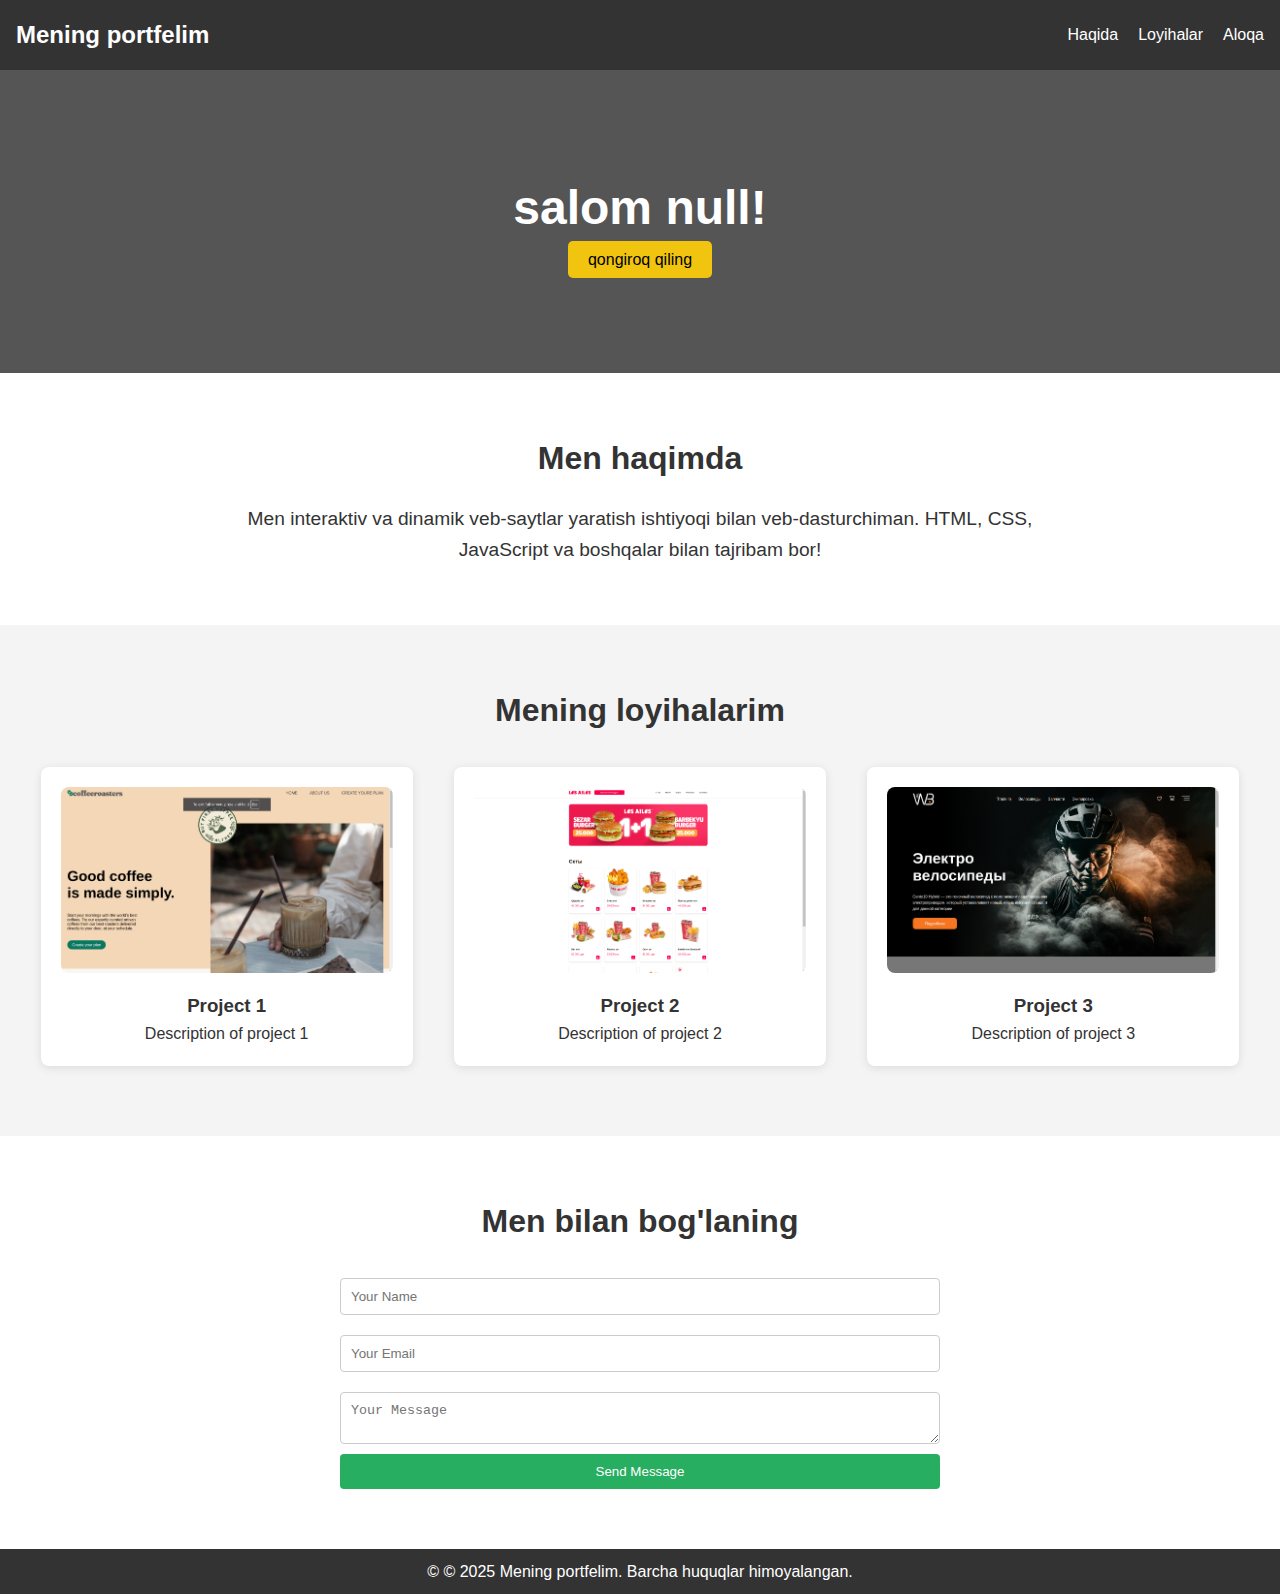
<file: index.html>
<!DOCTYPE html>
<html lang="en">
<head>
  <meta charset="UTF-8">
  <meta name="viewport" content="width=device-width, initial-scale=1.0">
  <title>My Portfolio</title>
  <link rel="stylesheet" href="stayle.css">
</head>
<body>
  <!-- Navigation Bar -->
  <nav class="navbar">
    <div class="logo">Mening portfelim</div>
    <ul class="nav-links">
      <li><a href="#about">Haqida</a></li>
      <li><a href="proyekt/abund.html">Loyihalar</a></li>
      <li><a href="#">Aloqa</a></li>
    </ul>
  </nav>

  <!-- Hero Section -->
  <section class="hero">
    <div class="hero-content">
      <h1 class="oneni"></h1>
      <p></p>
      <a href="#contact" class="cta-button">qongiroq qiling</a>
    </div>
  </section>

  <!-- About Section -->
  <section id="about" class="about">
    <h2>Men haqimda</h2>
    <p>Men interaktiv va dinamik veb-saytlar yaratish ishtiyoqi bilan veb-dasturchiman. HTML, CSS, JavaScript va boshqalar bilan tajribam bor!</p>
  </section>

  <!-- Projects Section -->
  <section id="projects" class="projects">
    <h2>Mening loyihalarim</h2>
    <div class="project-cards">
      <div class="project-card">
        <img src="./Screenshot_2025-01-27_13-54-11.png" alt="Project 1">
        <h3>Project 1</h3>
        <p>Description of project 1</p>
      </div>
      <div class="project-card">
        <img src="./Screenshot_2025-01-27_13-56-31.png" alt="Project 2">
        <h3>Project 2</h3>
        <p>Description of project 2</p>
      </div>
      <div class="project-card">
        <img src="./Screenshot_2025-01-27_15-01-20.png" alt="Project 3">
        <h3>Project 3</h3>
        <p>Description of project 3</p>
      </div>
    </div>
  </section>

  <!-- Contact Section -->
  <section id="contact" class="contact">
    <h2>Men bilan bog'laning</h2>
    <form id="contact-form">
      <input type="text" id="name" placeholder="Your Name" required>
      <input type="email" id="email" placeholder="Your Email" required>
      <textarea id="message" placeholder="Your Message" required></textarea>
      <button class="submit" type="submit">Send Message</button>
    </form>
  </section>

  <footer>
    <p>&copy; © 2025 Mening portfelim. Barcha huquqlar himoyalangan.</p>
  </footer>

  <script src="main.js"></script>
</body>
</html>
</file>
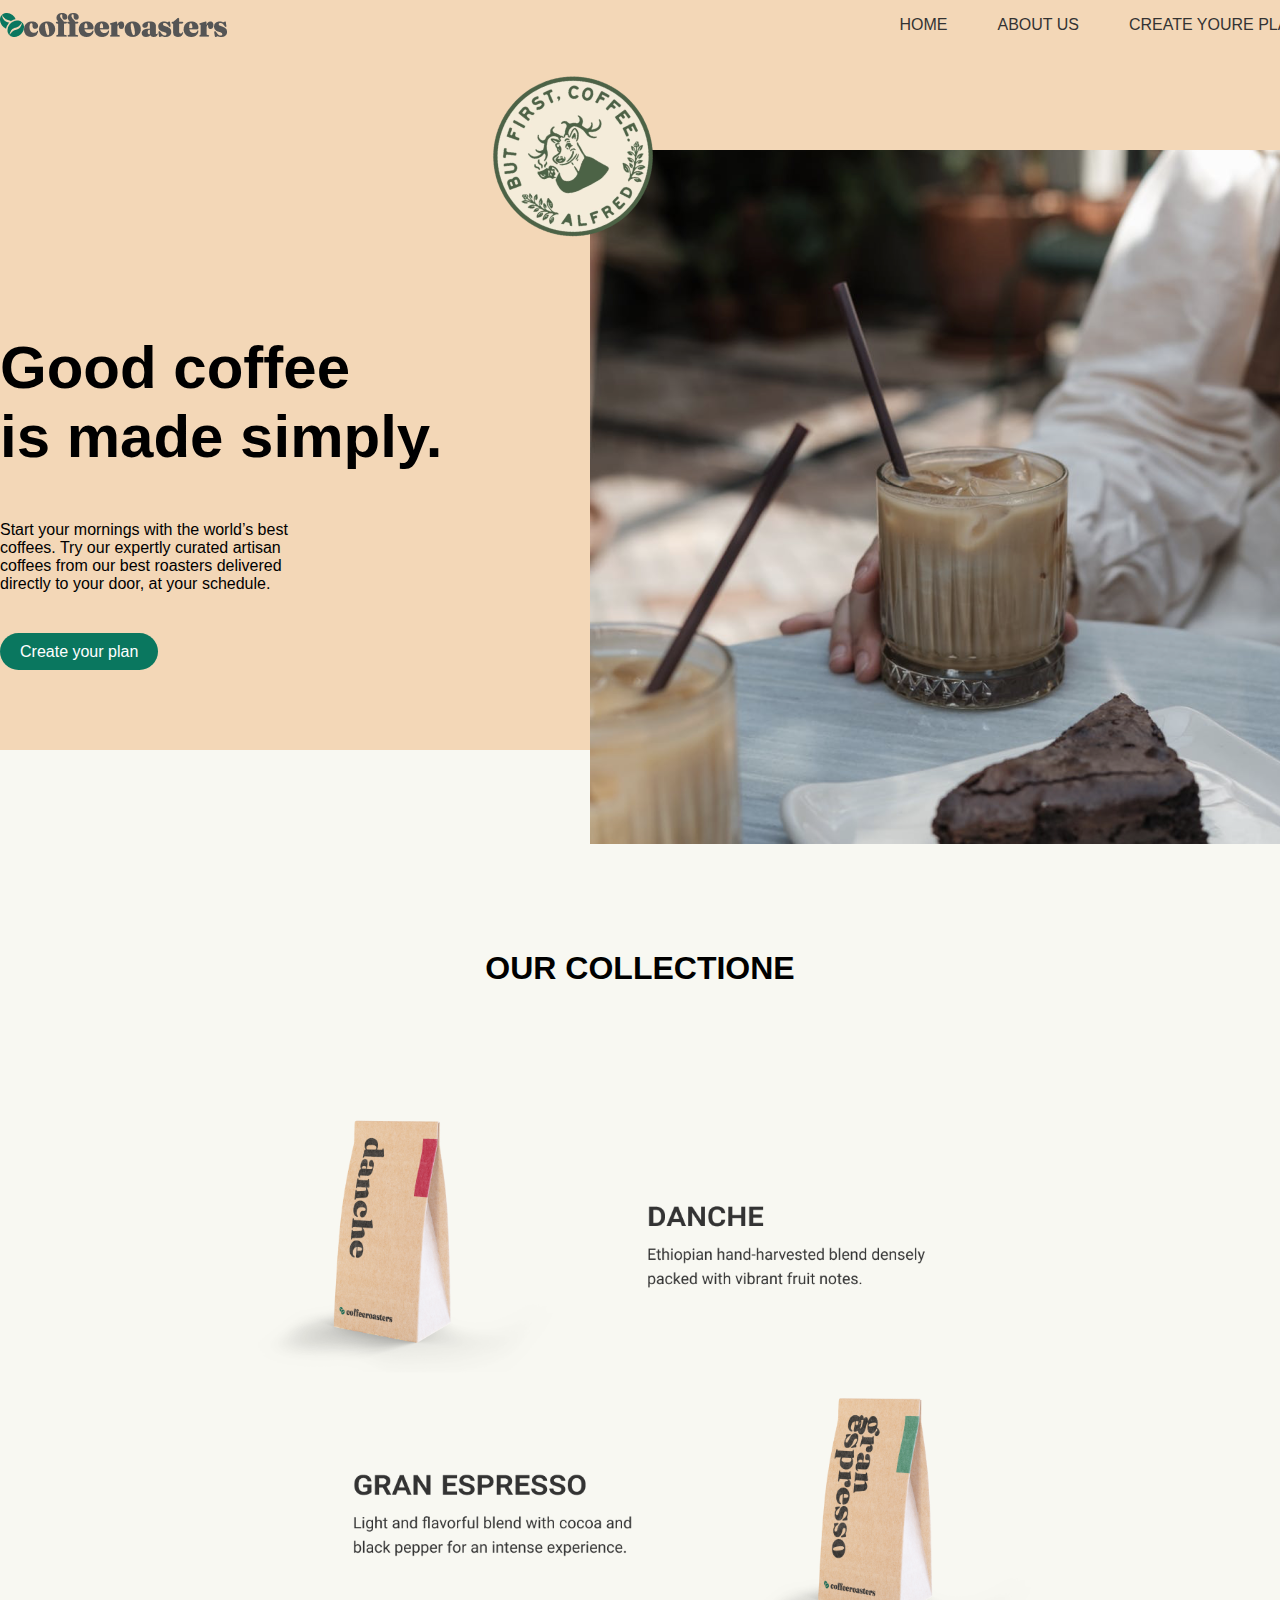
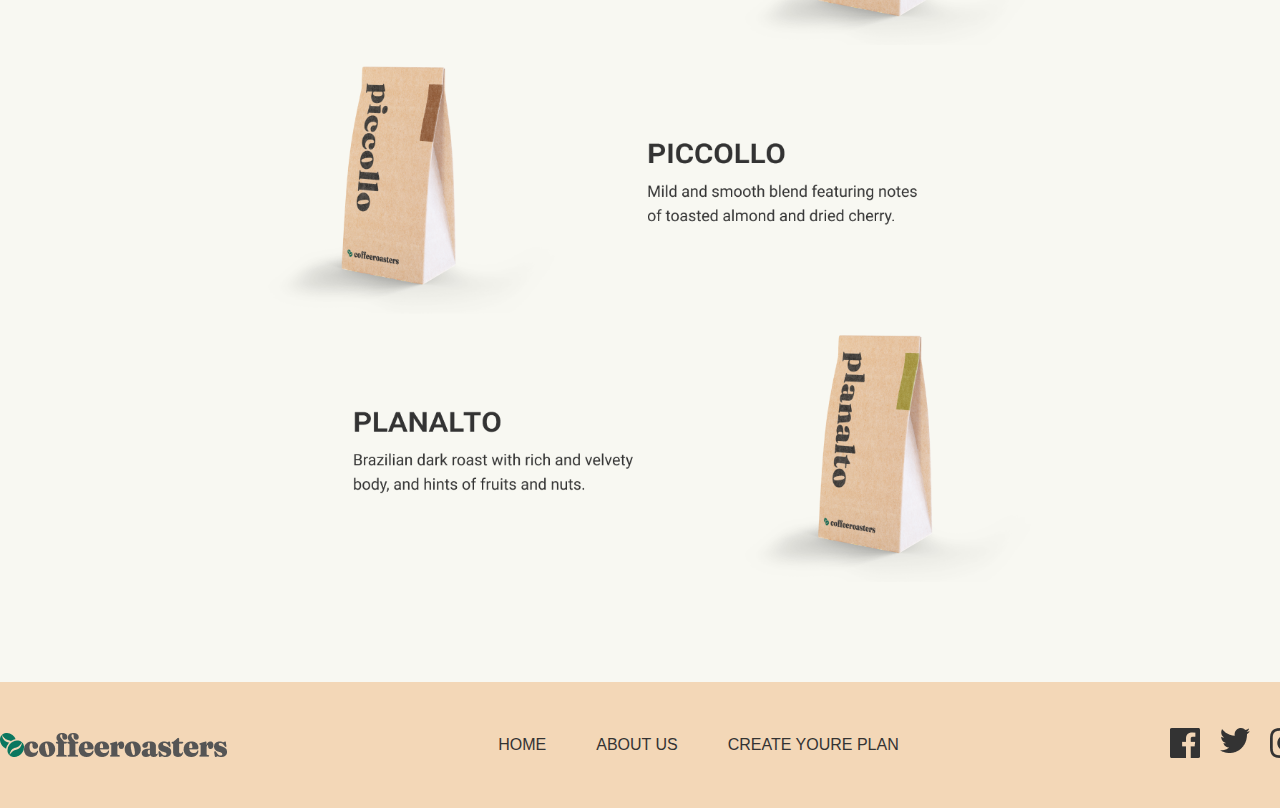
<file: coffe/index.html>
<head>
    <link rel="stylesheet" href="stayle.css">
</head>

<body>
    <!-- header -->
    <header>
        <div class="container">
            <img src="img/logo.png" alt="">
            <ul>
                <li>
                    <a href="./index.html">HOME</a>
                </li>
                <li>
                    <a href="pages/abound.html">ABOUT US</a>
                </li>
                <li>
                    <a href="#">CREATE YOURE PLAN</a>
                </li>
            </ul>
        </div>
    </header>
    <!-- intro -->
    <section class="intro">
        <div class="container">
            <div class="yozuv">
                <h1>Good coffee </h1>
                <h1>is made simply.</h1>
                <p>
                    Start your mornings with the world’s best coffees. Try our expertly curated artisan coffees from our
                    best roasters delivered directly to your door, at your schedule.
                </p>
                <a href="#">Create your plan</a>
            </div>
            <div class="imges">
                <img class="stanp" src="img/stanp.png" alt="stanp">
                <img class="coffee" src="img/coffe.png" alt="">
            </div>
        </div>
    </section>

<!-- our section -->

    <section class="our">
        <div class="container">
            <h1>OUR COLLECTIONE</h1>
           <div><img src="img/Danche.png" alt=""></div>
           
            
        </div>
    </section>

    <footer>
        <div class="container">
            <img src="img/logo.png" alt="">
            <ul>
                <li>
                    <a href="index.html"> HOME</a>
                </li>
                <li>
                    <a href="pages/abound.html">ABOUT US</a>
                </li>
                <li>
                    <a href="#">CREATE YOURE PLAN</a>
                </li>
            </ul>
            <ul class="internet">
                <li>
                    <a href="#"><img src="img/facebook.png" alt=""></a>
                </li>
                
                <li>
                    <a href="#"><img src="img/tviter.png" alt=""></a>
                </li>

                <li>
                    <a href="#"><img src="img/instagran.png" alt=""></a>
                </li>
            </ul>
        </div>
    </footer>
</body>
</file>
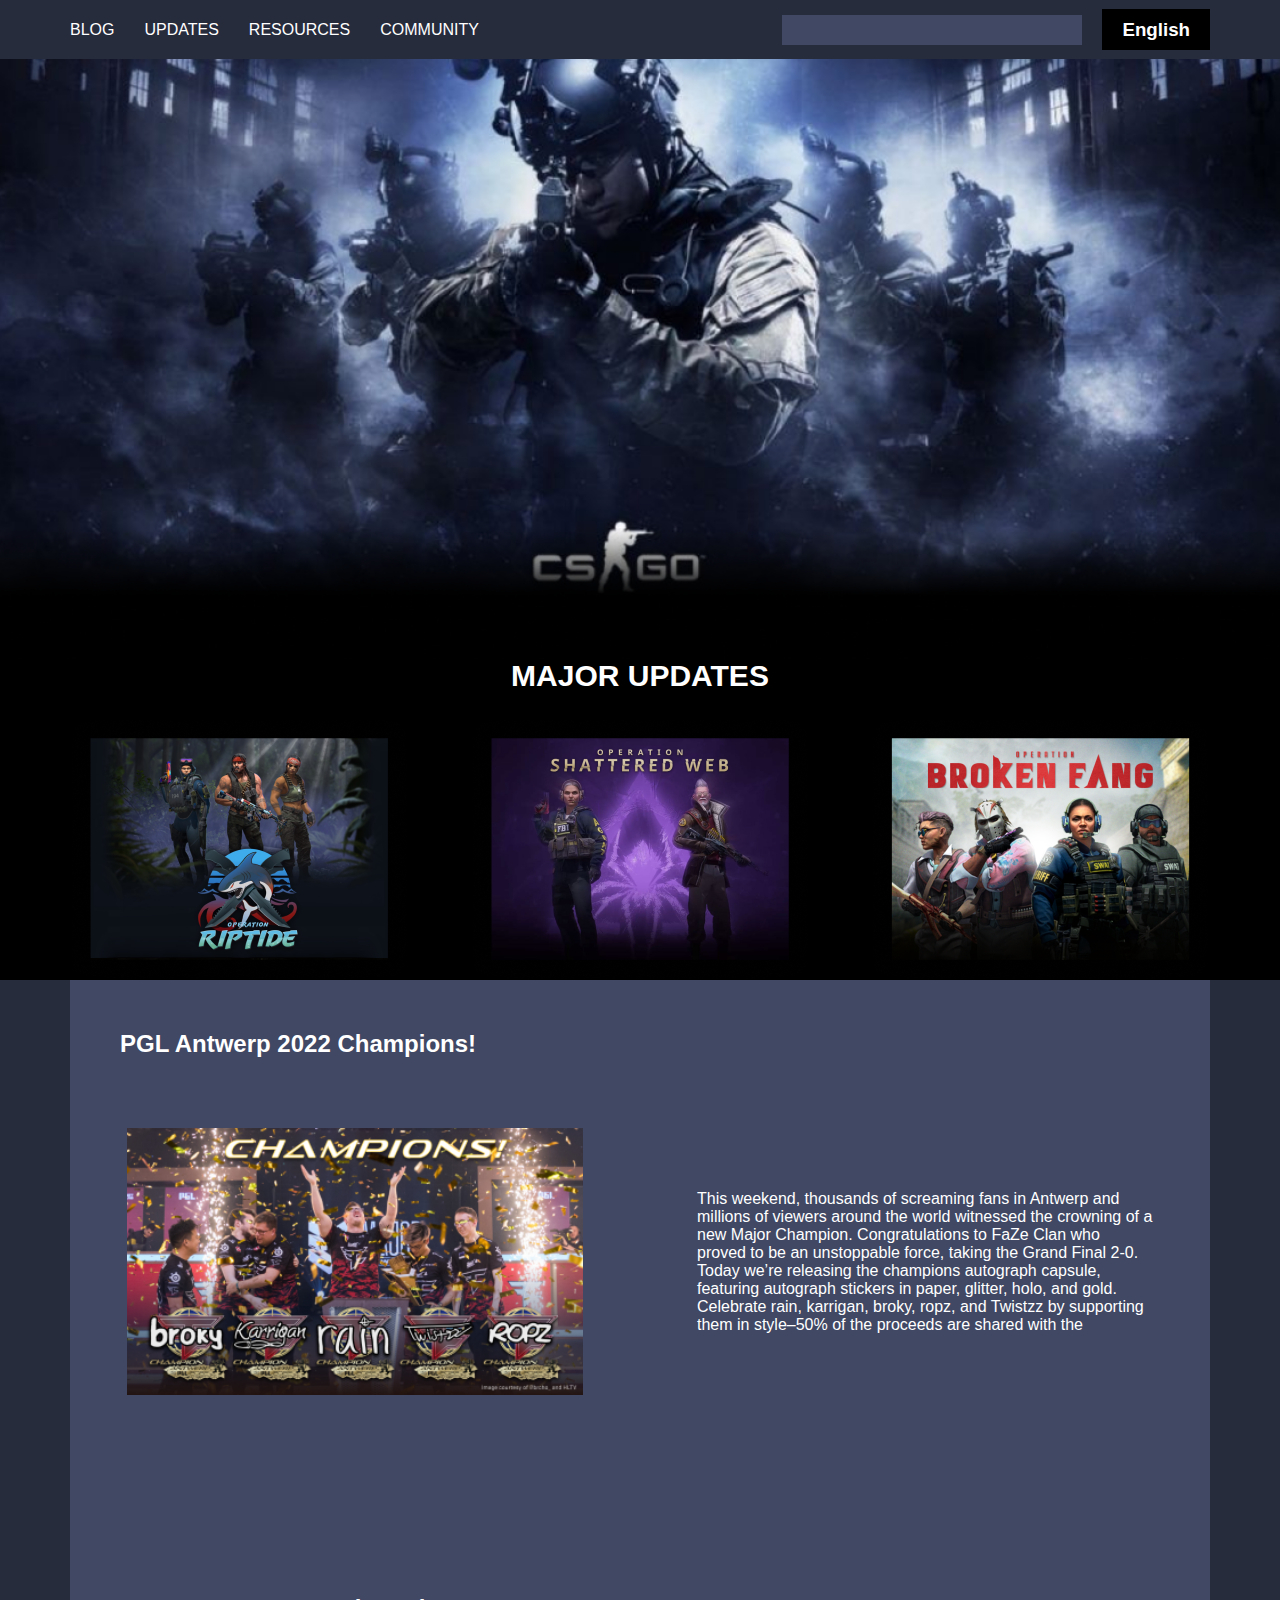
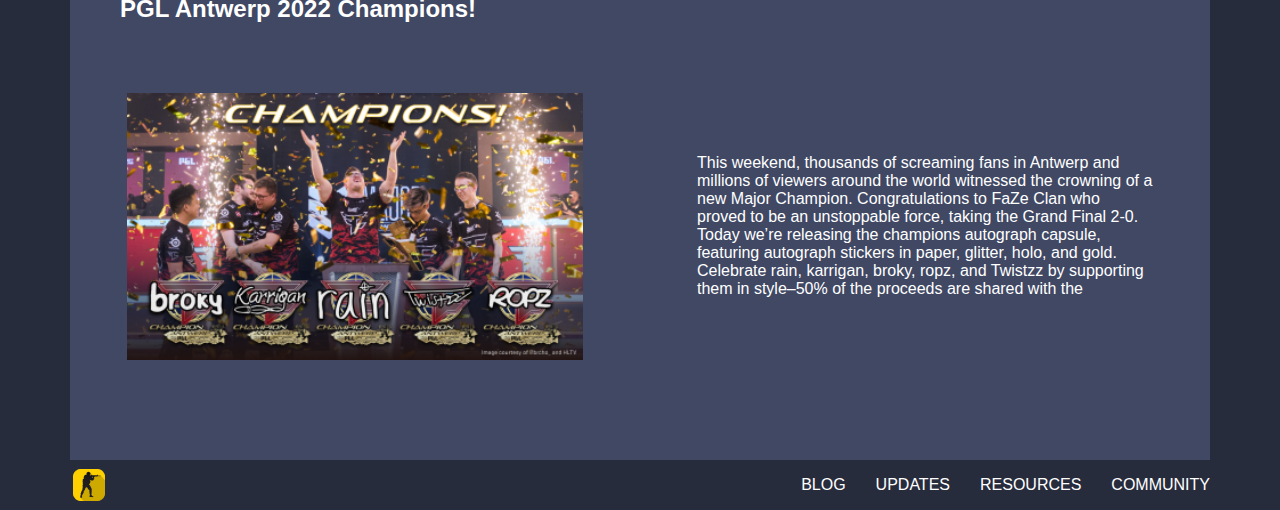
<file: cs/index.html>
<head>
    <link rel="stylesheet" href="stayle.css">
    <title>cs</title>
</head>

<body>
    <header>
        <div class="container">
            <ul>
                <li>
                    <a href="#">BLOG</a>
                </li>

                <li>
                    <a href="#">UPDATES</a>
                </li>

                <li>
                    <a href="#">RESOURCES</a>
                </li>

                <li>
                    <a href="#">COMMUNITY</a>
                </li>
            </ul>
            <form>
                <input type="text">
                <h3>
                    <a href="#">English</a>
                </h3>
            </form>
        </div>
    </header>

    <!-- intro -->

    <section class="intro"></section>

    <!-- game -->
    <section class="game">
        <div class="container">
            <h2>MAJOR UPDATES</h2>
            <div class="content">
                <img src="img/facebook 1.png" alt="">
                <img src="img/shatteredweb_blog_image 1.png" alt="">
                <img src="img/bf_blog_image 1.png" alt="">
            </div>
        </div>
    </section>

    <!-- asd -->

    <section class="asd">
        <div class="container">
            <h2>PGL Antwerp 2022 Champions!</h2>
            <div class="content">
                <img src="img/antwerp2022_champions_stickers 1.png" alt="">
                <p>This weekend, thousands of screaming fans in Antwerp and millions of viewers around the world
                    witnessed the crowning of a new Major Champion. Congratulations to FaZe Clan who proved to be an
                    unstoppable force, taking the Grand Final 2-0.

                    Today we’re releasing the champions autograph capsule, featuring autograph stickers in paper,
                    glitter, holo, and gold. Celebrate rain, karrigan, broky, ropz, and Twistzz by supporting them in
                    style–50% of the proceeds are shared with the</p>
            </div>
        </div>
    </section>

    <section class="asd dsa">
        <div class="container">
            <h2 class="zxc">PGL Antwerp 2022 Champions!</h2>
            <div class="content">
                <img src="img/antwerp2022_champions_stickers 1.png" alt="">
                <p>This weekend, thousands of screaming fans in Antwerp and millions of viewers around the world
                    witnessed the crowning of a new Major Champion. Congratulations to FaZe Clan who proved to be an
                    unstoppable force, taking the Grand Final 2-0.

                    Today we’re releasing the champions autograph capsule, featuring autograph stickers in paper,
                    glitter, holo, and gold. Celebrate rain, karrigan, broky, ropz, and Twistzz by supporting them in
                    style–50% of the proceeds are shared with the</p>
            </div>
        </div>
    </section>

<footer>
    <div class="container">
        <img src="img/image 1.png" alt="">
        <ul>
            <ul>
                <li>
                    <a href="#">BLOG</a>
                </li>

                <li>
                    <a href="#">UPDATES</a>
                </li>

                <li>
                    <a href="#">RESOURCES</a>
                </li>

                <li>
                    <a href="#">COMMUNITY</a>
                </li>
            </ul>
        </ul>
    </div>
</footer>

</body>
</file>
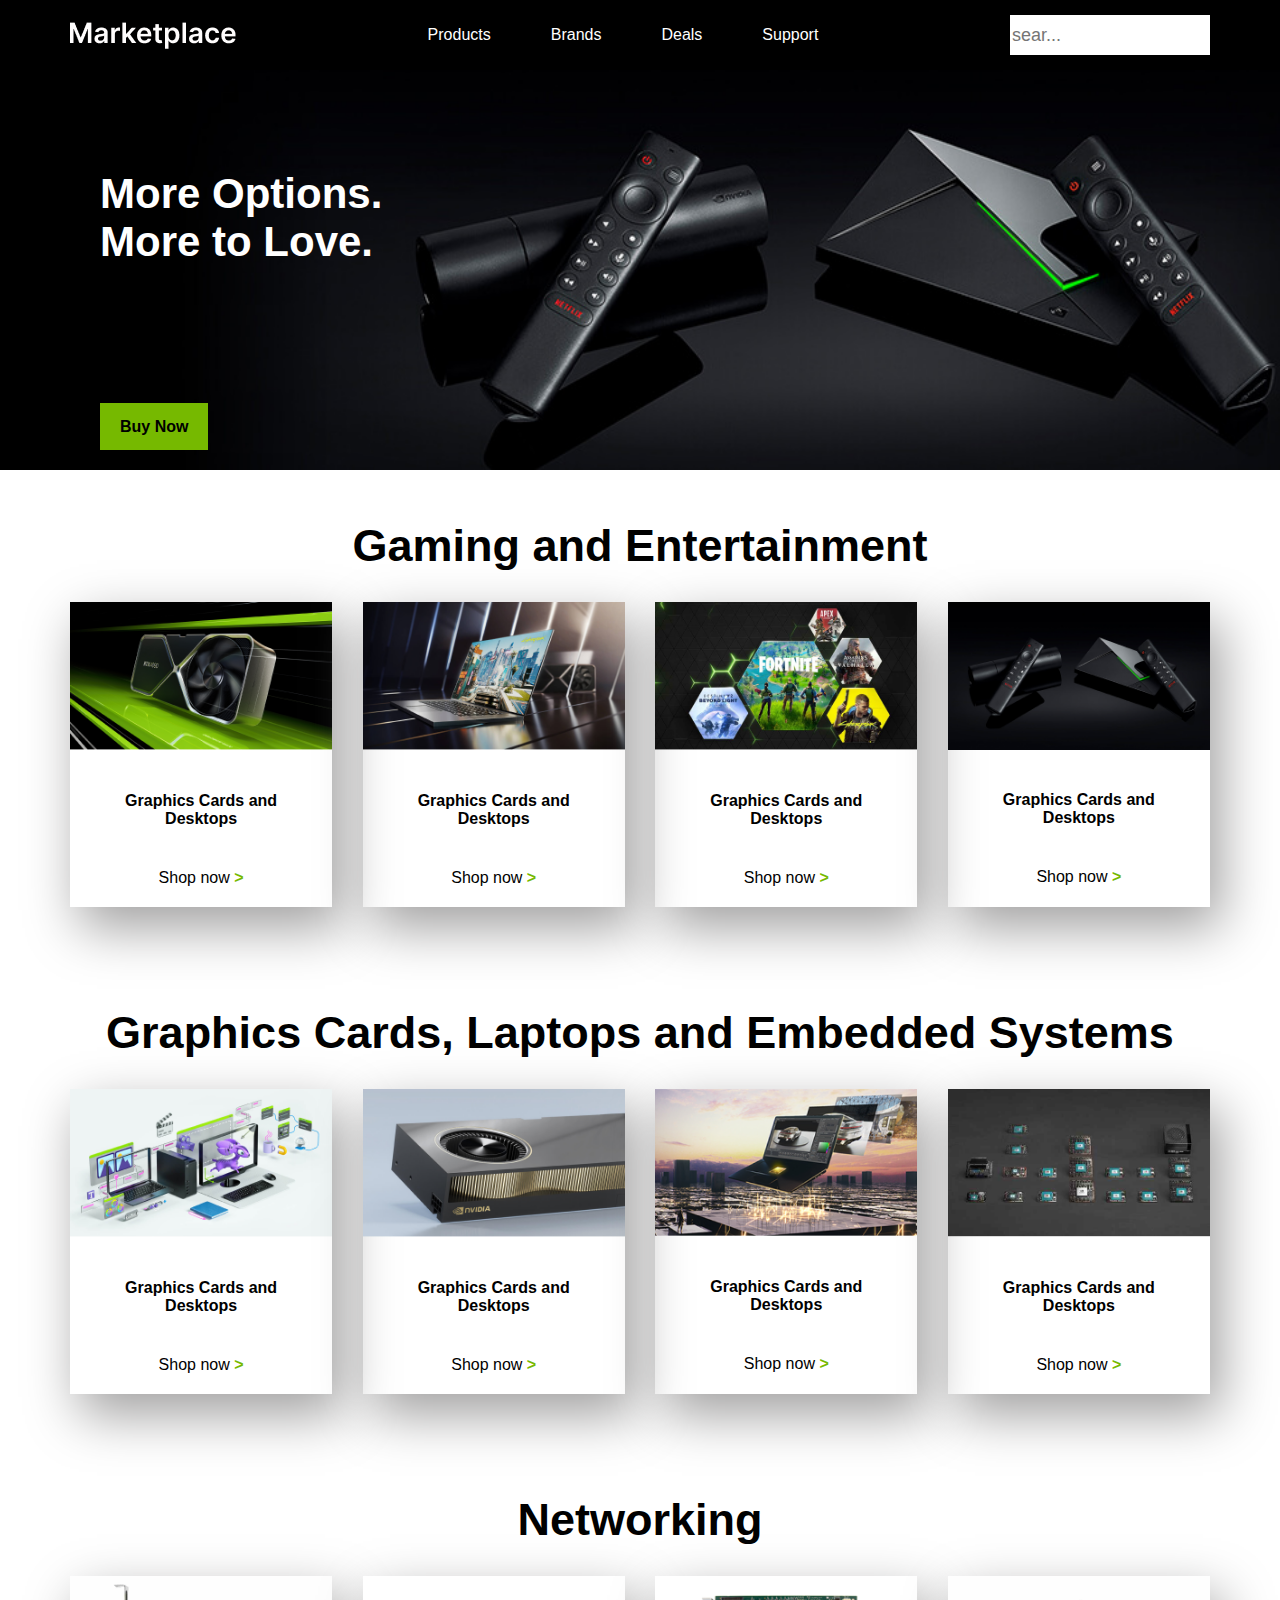
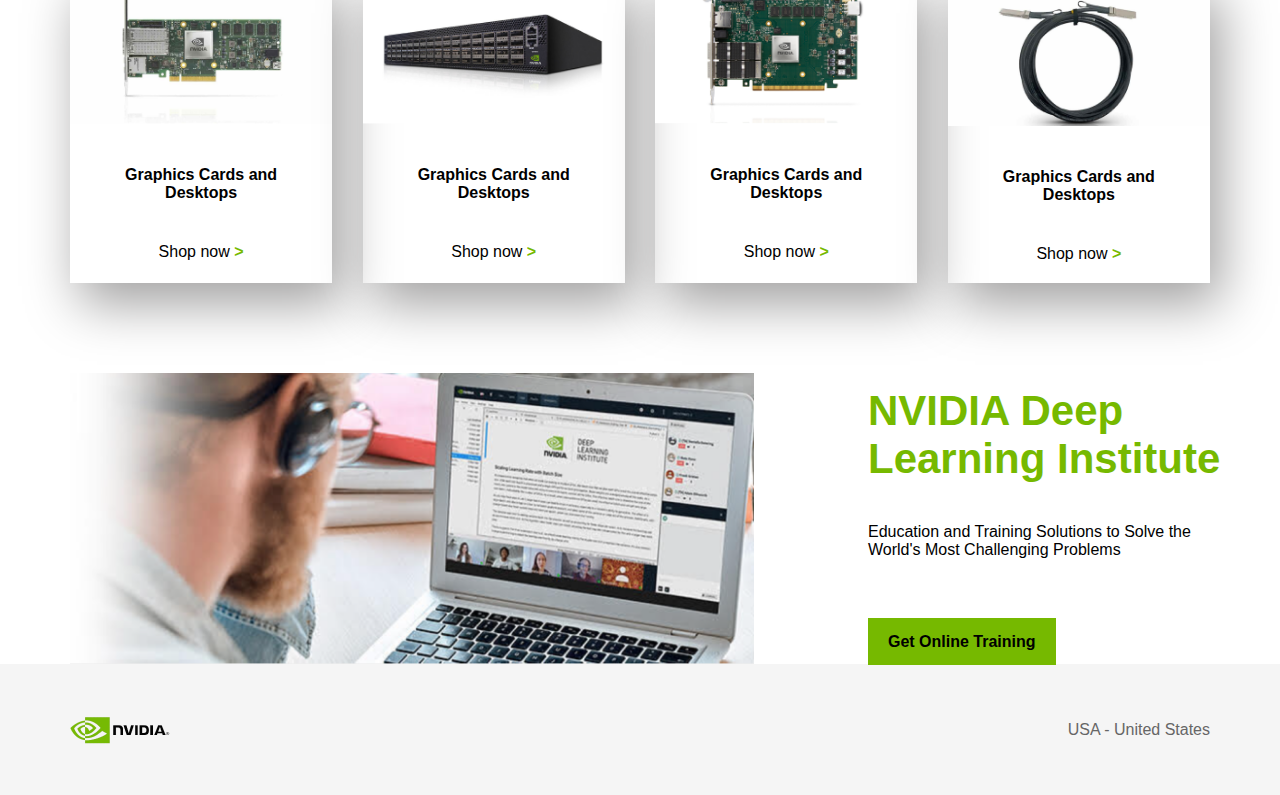
<file: marketplace/index.html>
<head>
    <link rel="stylesheet" href="stayle.css">
    <title>marketplace</title>
</head>

<body>
    <header>
        <div class="conainer">
            <img src="img/Marketplace.png" alt="">
            <ul>
                <li>
                    <a href="#">Products</a>
                </li>
                <li>
                    <a href="#">Brands</a>
                </li>

                <li>
                    <a href="#">Deals</a>
                </li>

                <li>
                    <a href="#">Support</a>
                </li>

            </ul>

            <form>
                <input type="text" placeholder="sear...">
            </form>
        </div>
    </header>

    <!-- intro -->

    <section class="intro">
        <div class="conainer">
            <div class="content">
                <div>
                    <h1>More Options.</h1>
                    <h1>More to Love.</h1>
                </div>
                <a href="#">Buy Now</a>
            </div>
        </div>
    </section>

    <!-- game -->

    <section class="mather">
        <section class="game">
            <div class="conainer">
                <h1>Gaming and Entertainment</h1>
                <div class="fatxer">
                    <div class="content">
                        <img src="./img/videocart.png" alt="">
                        <h4>Graphics Cards and Desktops</h4>
                        <a href="#">Shop now <span>></span></a>
                    </div>

                    <div class="content">
                        <img src="./img/compiyuter.png" alt="">
                        <h4>Graphics Cards and Desktops</h4>
                        <a href="#">Shop now <span>></span></a>
                    </div>

                    <div class="content">
                        <img src="./img/fortnite.png" alt="">
                        <h4>Graphics Cards and Desktops</h4>
                        <a href="#">Shop now <span>></span></a>
                    </div>

                    <div class="content">
                        <img src="./img/pulta.png" alt="">
                        <h4>Graphics Cards and Desktops</h4>
                        <a href="#">Shop now <span>></span></a>
                    </div>

                </div>
            </div>
        </section>

        <section class="game">
            <div class="conainer">
                <h1>Graphics Cards, Laptops and Embedded Systems</h1>
                <div class="fatxer">
                    <div class="content">
                        <img src="./img/studiya.png" alt="">
                        <h4>Graphics Cards and Desktops</h4>
                        <a href="#">Shop now <span>></span></a>
                    </div>

                    <div class="content">
                        <img src="./img/card.png" alt="">
                        <h4>Graphics Cards and Desktops</h4>
                        <a href="#">Shop now <span>></span></a>
                    </div>

                    <div class="content">
                        <img src="./img/desktop.png" alt="">
                        <h4>Graphics Cards and Desktops</h4>
                        <a href="#">Shop now <span>></span></a>
                    </div>

                    <div class="content">
                        <img src="./img/cards.png" alt="">
                        <h4>Graphics Cards and Desktops</h4>
                        <a href="#">Shop now <span>></span></a>
                    </div>

                </div>
            </div>
        </section>

        <section class="game">
            <div class="conainer">
                <h1>Networking</h1>
                <div class="fatxer">
                    <div class="content">
                        <img src="./img/usb.png" alt="">
                        <h4>Graphics Cards and Desktops</h4>
                        <a href="#">Shop now <span>></span></a>
                    </div>

                    <div class="content">
                        <img src="./img/block.png" alt="">
                        <h4>Graphics Cards and Desktops</h4>
                        <a href="#">Shop now <span>></span></a>
                    </div>

                    <div class="content">
                        <img src="./img/x.png" alt="">
                        <h4>Graphics Cards and Desktops</h4>
                        <a href="#">Shop now <span>></span></a>
                    </div>

                    <div class="content">
                        <img src="./img/udenitel.png" alt="">
                        <h4>Graphics Cards and Desktops</h4>
                        <a href="#">Shop now <span>></span></a>
                    </div>

                </div>
            </div>
        </section>
    </section>

    <!-- reklama -->

    <section class="reklama">
        <div class="conainer">
            <img src="./img/computermaster.png" alt="reklama">
            <div class="content">
                <h1>NVIDIA Deep</h1>
                <h1> Learning Institute</h1>
                <p>Education and Training Solutions to Solve the
                    World's Most Challenging Problems</p>
                    <a href="#">Get Online Training</a>
            </div>
        </div>
    </section>
    <footer>
        <div class="conainer">
            <img src="./img/logo 1.png" alt="logo">
            <a href="#">USA - United States</a>
        </div>
    </footer>
</body>
</file>
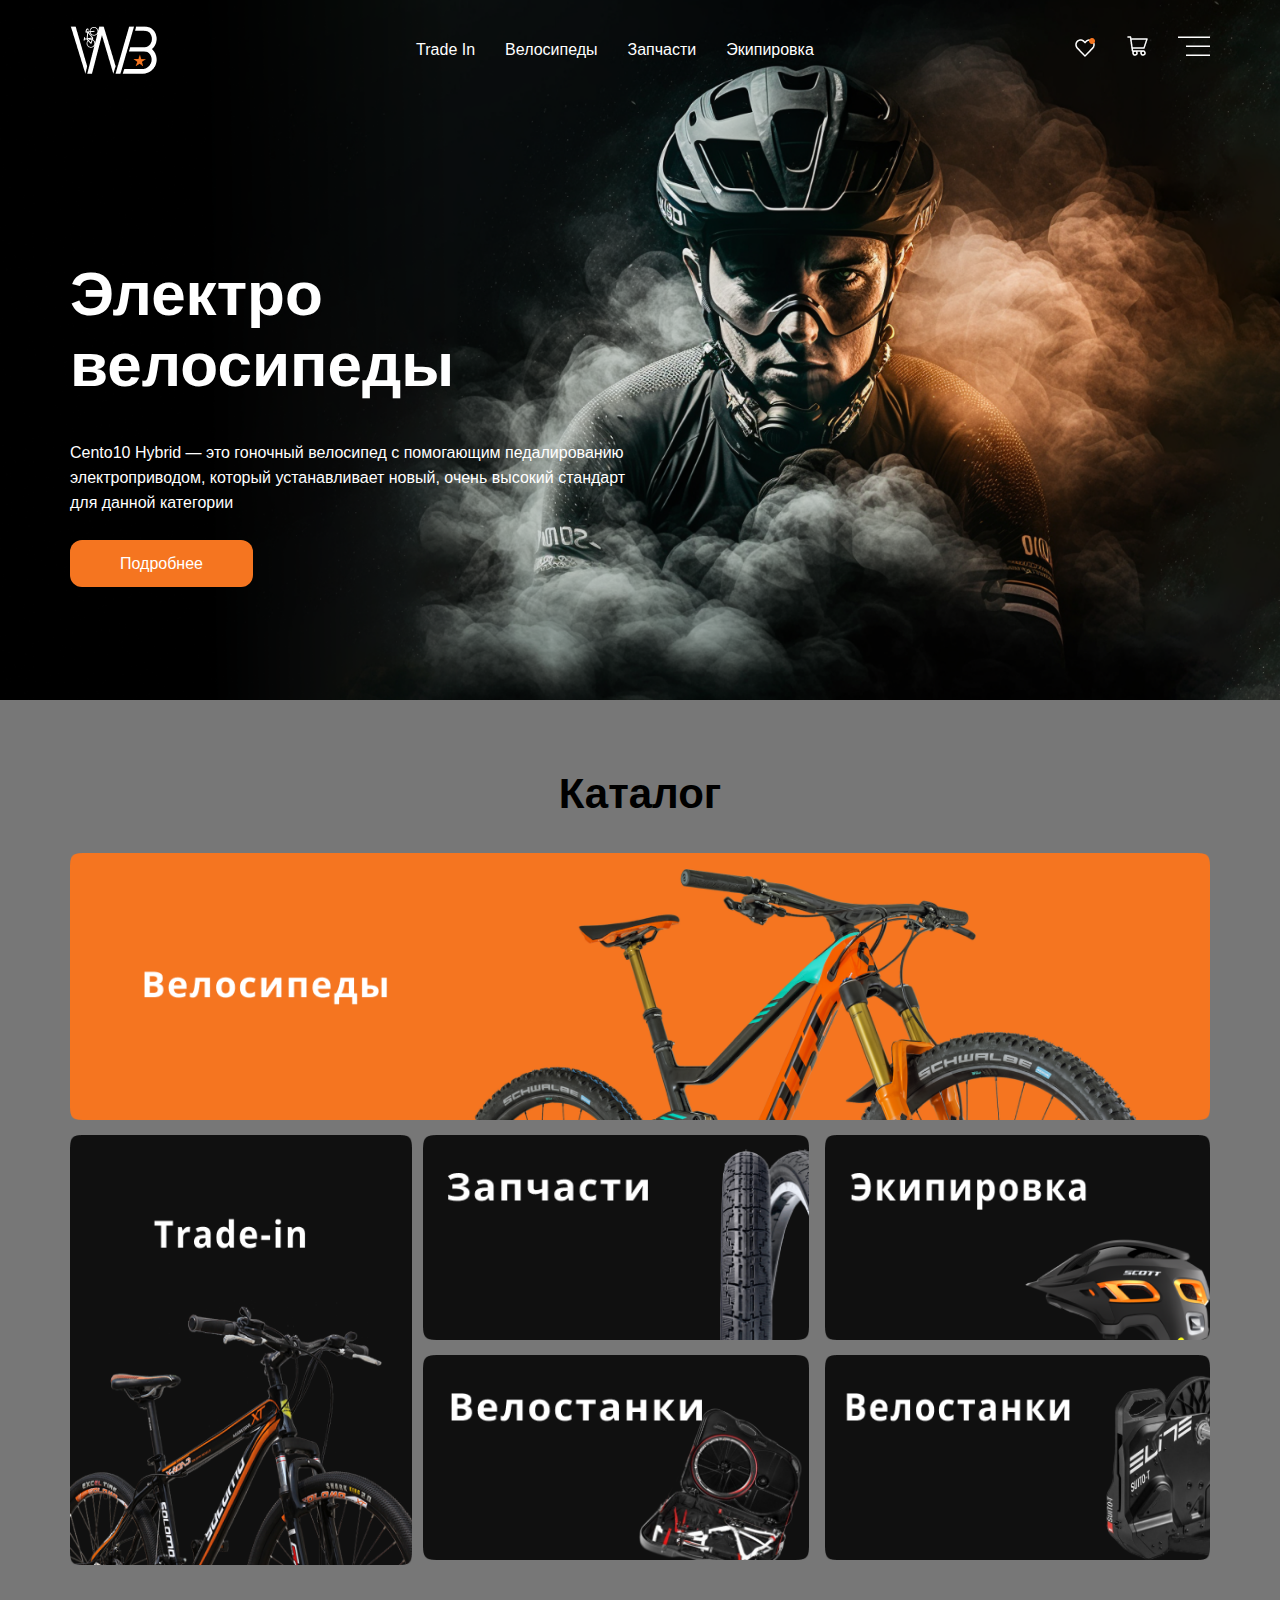
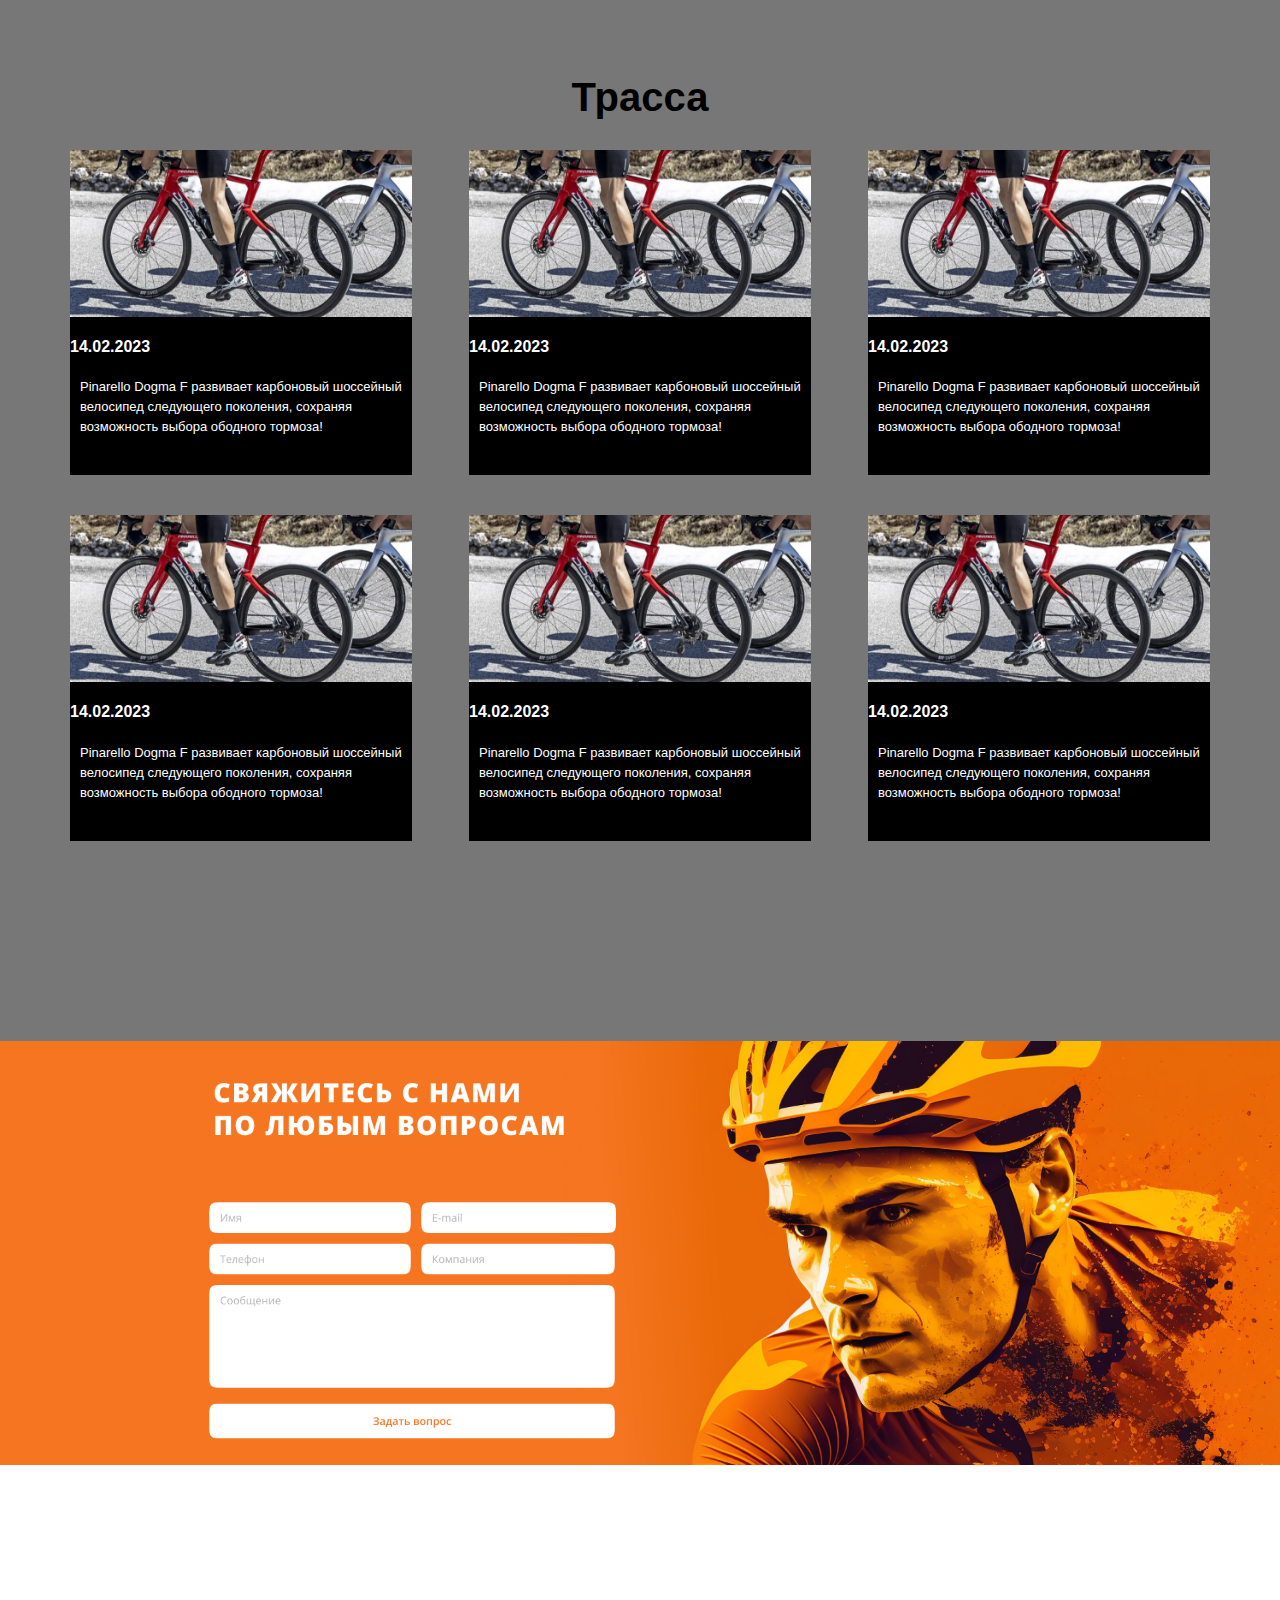
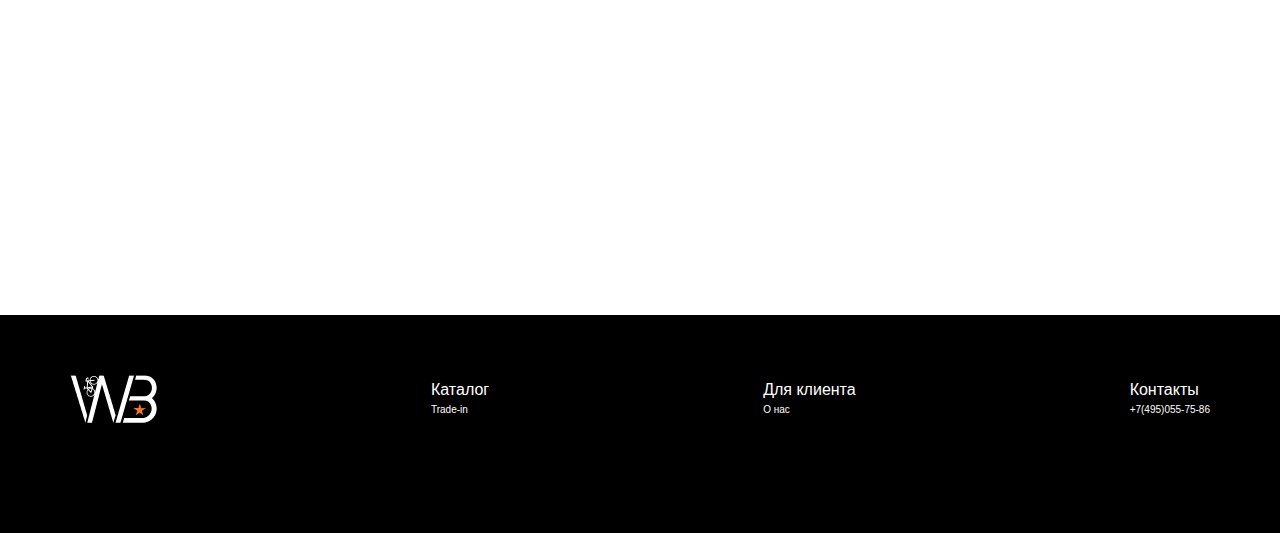
<file: WB/index.html>
<head>
    <link rel="stylesheet" href="style.css">
</head>

<body>
    <div class="hero">
        <!-- Header -->
        <header>
            <div class="container">
                <img src="images/WB logo.png" alt="WB">
                <ul>
                    <li><a href="#">Trade In</a></li>
                    <li><a href="#">Велосипеды</a></li>
                    <li><a href="#">Запчасти</a></li>
                    <li><a href="#">Экипировка</a></li>
                </ul>
                <ul>
                    <li><a href="#"><img src="images/serdechko.png" alt="#"></a></li>
                    <li><a href="#"><img src="images/karzinka.png" alt="#"></a></li>
                    <li><a href="#"><img src="images/kletka.png" alt="#"></a></li>
                </ul>
            </div>
        </header>
        <!-- Intro -->
        <section class="intro">
            <div class="container">
                <div class="content">
                    <h1>Электро велосипеды</h1>
                    <p>Cento10 Hybrid — это гоночный велосипед с помогающим педалированию электроприводом, который
                        устанавливает
                        новый, очень высокий стандарт для данной категории</p>
                    <a href="#">Подробнее</a>
                </div>
            </div>
        </section>
    </div>
    <!-- Katalog -->
    <section class="katalog">
        <div class="container">
            <h2>Каталог</h2>
            <div class="top">
                <img src="images/velosiped top.png" alt="">
            </div>
            <div class="bottom">
                <div class="left">
                    <img src="images/trade.png" alt="">
                </div>
                <div class="right">
                    <div>
                        <img src="images/zapchasti.png" alt="">
                        <img src="images/epikirovka.png" alt="">
                    </div>
                    <div>
                        <img src="images/velostanki.png" alt="">
                        <img src="images/tank.png" alt="">
                    </div>
                </div>
            </div>
        </div>
    </section>


    <!-- trassa -->

    <section class="trassa">
        <div class="container">
            <h2>Трасса</h2>
            <div class="content">
                <div class="top">
                    <div>
                        <img src="images/drivevelo.png" alt="">
                        <h4>14.02.2023</h4>
                        <p>Pinarello Dogma F развивает карбоновый шоссейный велосипед следующего поколения, сохраняя
                            возможность выбора ободного тормоза!</p>
                    </div>
                    <div>
                        <img src="images/drivevelo.png" alt="">
                        <h4>14.02.2023</h4>
                        <p>Pinarello Dogma F развивает карбоновый шоссейный велосипед следующего поколения, сохраняя
                            возможность выбора ободного тормоза!</p>
                    </div>
                    <div>
                        <img src="images/drivevelo.png" alt="">
                        <h4>14.02.2023</h4>
                        <p>Pinarello Dogma F развивает карбоновый шоссейный велосипед следующего поколения, сохраняя
                            возможность выбора ободного тормоза!</p>
                    </div>
                </div>
                <div class="bottom">
                    <div>
                        <img src="images/drivevelo.png" alt="">
                        <h4>14.02.2023</h4>
                        <p>Pinarello Dogma F развивает карбоновый шоссейный велосипед следующего поколения, сохраняя
                            возможность выбора ободного тормоза!</p>
                    </div>
                    <div>
                        <img src="images/drivevelo.png" alt="">
                        <h4>14.02.2023</h4>
                        <p>Pinarello Dogma F развивает карбоновый шоссейный велосипед следующего поколения, сохраняя
                            возможность выбора ободного тормоза!</p>
                    </div>
                    <div>
                        <img src="images/drivevelo.png" alt="">
                        <h4>14.02.2023</h4>
                        <p>Pinarello Dogma F развивает карбоновый шоссейный велосипед следующего поколения, сохраняя
                            возможность выбора ободного тормоза!</p>
                    </div>
                </div>
            </div>
        </div>
    </section>


    <img class="form" src="images/form (1).png" alt="">




    <iframe
        src="https://www.google.com/maps/embed?pb=!1m18!1m12!1m3!1d2995.811631784922!2d69.21295457591566!3d41.33470927130663!2m3!1f0!2f0!3f0!3m2!1i1024!2i768!4f13.1!3m3!1m2!1s0x38ae8bfe2c9dfdb7%3A0x4e70e6b88f98e874!2sMARS%20IT%20School!5e0!3m2!1suz!2s!4v1729943766614!5m2!1suz!2s"
        width="1140px" height="450" style="border:0;" allowfullscreen="" loading="lazy"
        referrerpolicy="no-referrer-when-downgrade"></iframe>

    <!-- footer -->

    <footer>
        <div class="container">
            <img src="images/WB logo.png" alt="">

            <ul>
                <li><a href="#">Каталог</a></li>
                <li><a class="bottom" href="#">Trade-in</a></li>
            </ul>

            <ul>
                <li><a href="#">Для клиента</a></li>
                <li><a class="bottom" href="#">О нас</a></li>
            </ul>

            <ul>
                <li><a href="#">Контакты</a></li>
                <li><a class="bottom" href="#">+7(495)055-75-86</a></li>
            </ul>


        </div>
    </footer>

</body>
</file>
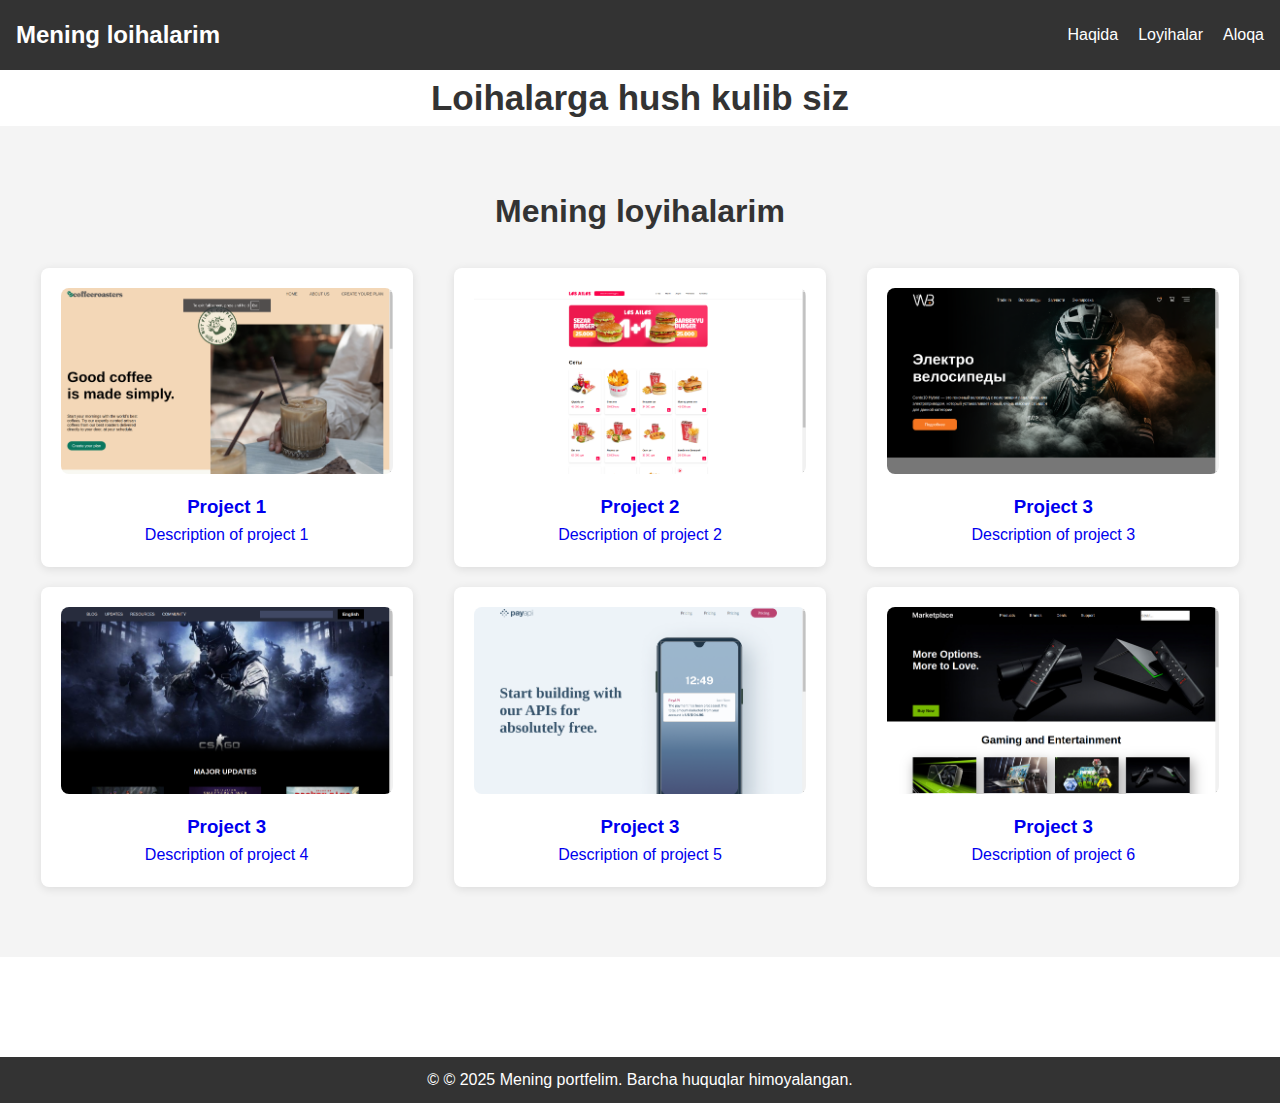
<file: proyekt/abund.html>
<!DOCTYPE html>
<html lang="en">
<head>
    <meta charset="UTF-8">
    <meta name="viewport" content="width=device-width, initial-scale=1.0">
    <title>Loyihalar</title>
    <link rel="stylesheet" href="stile.css">
</head>
<body>
      <!-- Navigation Bar -->
  <nav class="navbar">
    <div class="logo">Mening loihalarim</div>
    <ul class="nav-links">
      <li><a href="../index.html">Haqida</a></li>
      <li><a href="#">Loyihalar</a></li>
      <li><a href="#">Aloqa</a></li>
    </ul>
  </nav>
  <div class="fat">
    <h1>Loihalarga hush kulib siz</h1>
    <section id="projects" class="projects">
        <h2>Mening loyihalarim</h2>
        <div class="project-cards">
          <div class="project-card"><a href="../coffe/index.html">
            <img src="../Screenshot_2025-01-27_13-54-11.png" alt="Project 1">
            <h3>Project 1</h3>
            <p>Description of project 1</p>
          </a></div>
          <div class="project-card"><a href="../kfc/index.html">
            <img src="../Screenshot_2025-01-27_13-56-31.png" alt="Project 2">
            <h3>Project 2</h3>
            <p>Description of project 2</p>
          </a></div>
          <div class="project-card"><a href="../WB/index.html">
            <img src="../Screenshot_2025-01-27_15-01-20.png" alt="Project 3">
            <h3>Project 3</h3>
            <p>Description of project 3</p>
          </a></div>
          <div class="project-card"><a href="../cs/index.html">
            <img src="../Screenshot_2025-01-27_15-26-20.png" alt="Project 3">
            <h3>Project 3</h3>
            <p>Description of project 4</p>
          </a></div>
          <div class="project-card"><a href="../payapi - Copy/index.html">
            <img src="../Screenshot_2025-01-27_15-27-50.png" alt="Project 3">
            <h3>Project 3</h3>
            <p>Description of project 5</p>
          </a></div>
          <div class="project-card"><a href="../marketplace/index.html">
            <img src="../Screenshot_2025-01-27_15-27-19.png" alt="Project 3">
            <h3>Project 3</h3>
            <p>Description of project 6</p>
          </a></div>
        </div>
      </section>
  </div>
  <footer>
    <p>&copy; © 2025 Mening portfelim. Barcha huquqlar himoyalangan.</p>
  </footer>
</body>
</html>
</file>
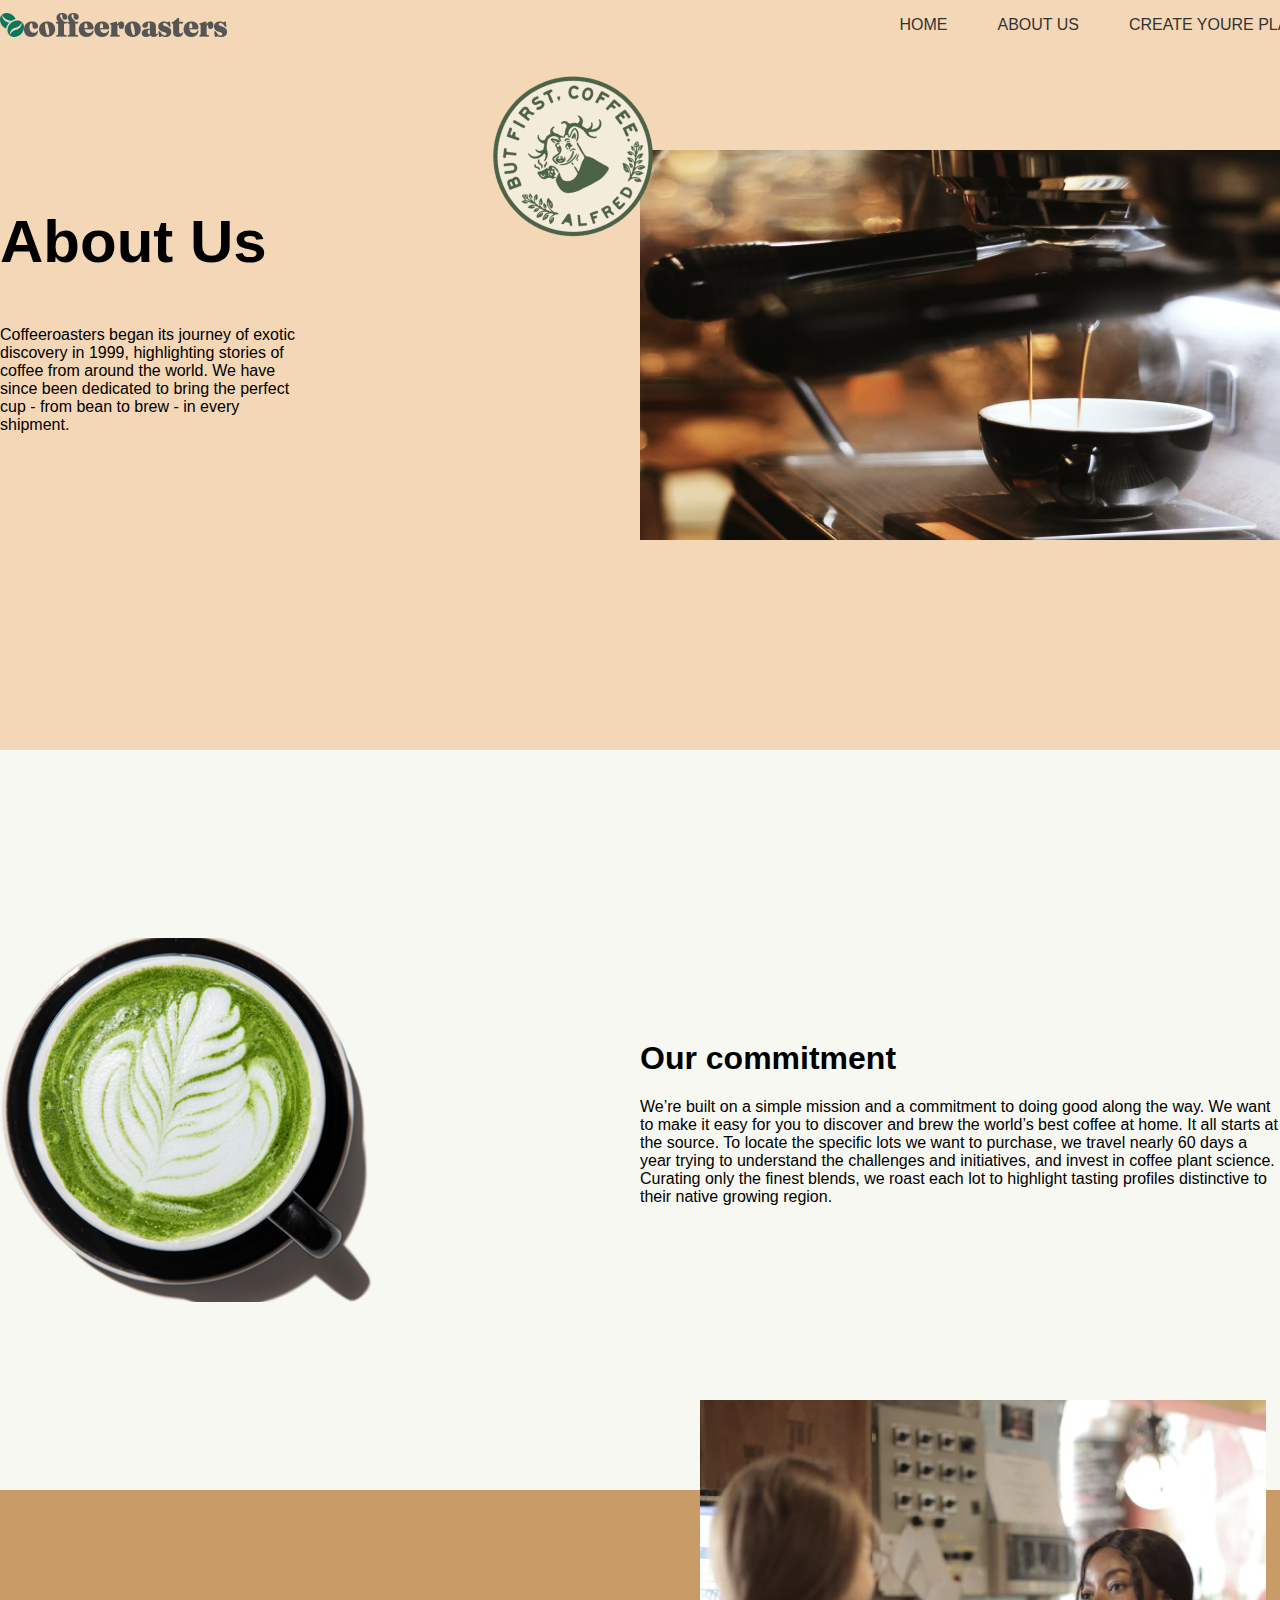
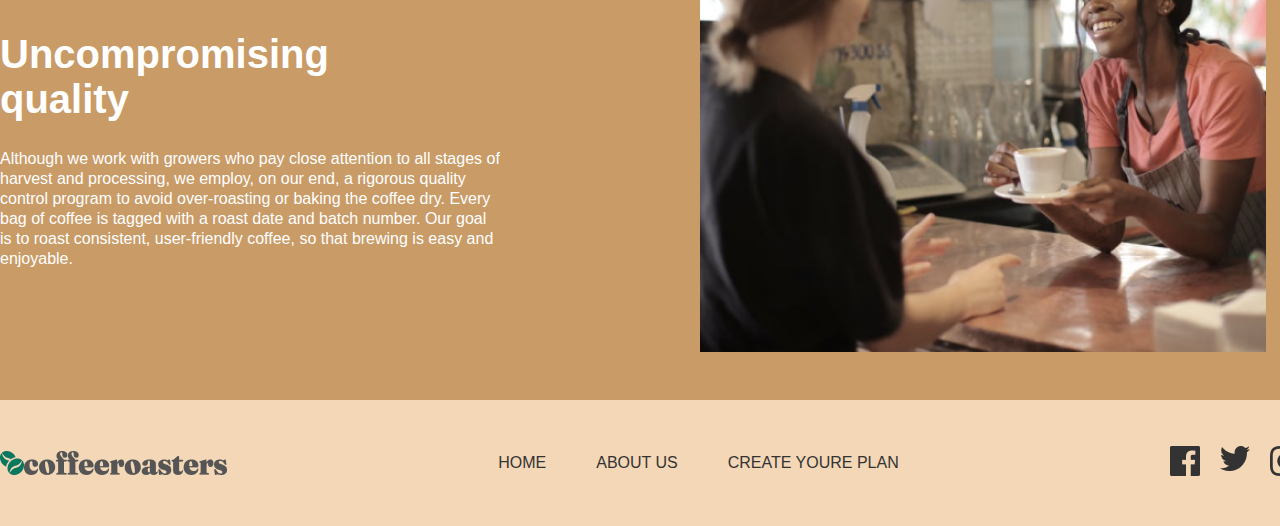
<file: coffe/pages/abound.html>
<head>
    <link rel="stylesheet" href="../stayle.css">
</head>

<body>
    <!-- header -->
    <header>
        <div class="container">
            <img src="../img/logo.png" alt="">
            <ul>
                <li>
                    <a href="index.html">HOME</a>
                </li>
                <li>
                    <a href="pages/abound.html">ABOUT US</a>
                </li>
                <li>
                    <a href="#">CREATE YOURE PLAN</a>
                </li>
            </ul>
        </div>
    </header>

    <section class="intro">
        <div class="container">
            <div class="yozuv">
                <h1>About Us</h1>
                <p>
                    Coffeeroasters began its journey of exotic discovery in 1999, highlighting stories of coffee from
                    around the world. We have since been dedicated to bring the perfect cup - from bean to brew - in
                    every shipment.
                </p>
            </div>
            <div class="imges">
                <img class="stanp" src="../img/stanp.png" alt="stanp">
                <img class="coffee" src="../img/coffeblack.png" alt="">
            </div>
        </div>
    </section>

    <!-- commitment -->

    <section class="commitment">
        <div class="container">
            <img src="../img/grean coffe.png" alt="">
            <div>
                <h1>Our commitment</h1>
                <p>We’re built on a simple mission and a commitment to doing good along the way. We want to make it easy
                    for you to discover and brew the world’s best coffee at home. It all starts at the source. To locate
                    the specific lots we want to purchase, we travel nearly 60 days a year trying to understand the
                    challenges and initiatives, and invest in coffee plant science. Curating only the finest blends, we
                    roast each lot to highlight tasting profiles distinctive to their native growing region.</p>
            </div>
        </div>
    </section>

    <!-- black grill -->
    <section class="blackgrill">
        <div class="container">
            <div class="black">
                <div>
                    <h1>Uncompromising quality</h1>
                    <p>Although we work with growers who pay close attention to all stages of harvest and processing, we
                        employ, on our end, a rigorous quality control program to avoid over-roasting or baking the
                        coffee
                        dry. Every bag of coffee is tagged with a roast date and batch number. Our goal is to roast
                        consistent, user-friendly coffee, so that brewing is easy and enjoyable.</p>
                </div>
            </div>
            <img src="../img/black gil.png" alt="">
        </div>
    </section>

    <footer>
        <div class="container">
            <img src="../img/logo.png" alt="">
            <ul>
                <li>
                    <a href="../index.html"> HOME</a>
                </li>
                <li>
                    <a href="../pages/abound.html">ABOUT US</a>
                </li>
                <li>
                    <a href="#">CREATE YOURE PLAN</a>
                </li>
            </ul>
            <ul class="internet">
                <li>
                    <a href="#"><img src="../img/facebook.png" alt=""></a>
                </li>

                <li>
                    <a href="#"><img src="../img/tviter.png" alt=""></a>
                </li>

                <li>
                    <a href="#"><img src="../img/instagran.png" alt=""></a>
                </li>
            </ul>
        </div>
    </footer>
</body>
</file>
<file: stayle.css>
/* * {
    margin: 0;
    padding: 0;
    box-sizing: border-box;
  }
  
  body {
    font-family: Arial, sans-serif;
    background-color: #f4f4f4;
    display: flex;
    justify-content: center;
    align-items: center;
    height: 100vh;
  }
  
  .container {
    background-color: white;
    padding: 20px;
    border-radius: 8px;
    box-shadow: 0 0 10px rgba(0, 0, 0, 0.1);
    width: 400px;
    text-align: center;
  }
  
  h1 {
    margin-bottom: 20px;
  }
  
  input[type="text"] {
    padding: 10px;
    width: 80%;
    border: 1px solid #ccc;
    border-radius: 4px;
    margin-bottom: 10px;
  }
  
  button {
    padding: 10px 20px;
    background-color: #5cb85c;
    color: white;
    border: none;
    border-radius: 4px;
    cursor: pointer;
    margin-left: 10px;
  }
  
  button:hover {
    background-color: #4cae4c;
  }
  
  ul {
    list-style-type: none;
    margin-top: 20px;
    padding: 0;
  }
  
  li {
    display: flex;
    justify-content: space-between;
    padding: 10px;
    background-color: #f9f9f9;
    margin-bottom: 10px;
    border-radius: 4px;
    box-shadow: 0 0 5px rgba(0, 0, 0, 0.1);
  }
  
  button.delete {
    background-color: #d9534f;
    border: none;
    color: white;
    padding: 5px 10px;
    border-radius: 4px;
    cursor: pointer;
  }
  
  button.delete:hover {
    background-color: #c9302c;
  }
   */

   * {
    margin: 0;
    padding: 0;
    box-sizing: border-box;
  }
  
  body {
    font-family: Arial, sans-serif;
    line-height: 1.6;
    color: #333;
  }
  
  nav {
    display: flex;
    justify-content: space-between;
    align-items: center;
    background-color: #333;
    padding: 1rem;
    color: white;
  }
  
  .navbar .logo {
    font-size: 1.5rem;
    font-weight: bold;
  }
  
  .nav-links {
    list-style: none;
    display: flex;
  }
  
  .nav-links li {
    margin-left: 20px;
  }
  
  .nav-links a {
    color: white;
    text-decoration: none;
  }
  
  .nav-links a:hover {
    text-decoration: underline;
  }
  
  .hero {
    background-color: #555;
    color: white;
    padding: 100px 20px;
    text-align: center;
  }
  
  .hero h1 {
    font-size: 3rem;
  }
  
  .hero p {
    font-size: 1.5rem;
  }
  
  .cta-button {
    background-color: #f1c40f;
    color: black;
    padding: 10px 20px;
    text-decoration: none;
    border-radius: 5px;
  }
  
  .cta-button:hover {
    background-color: #e67e22;
  }
  
  section {
    padding: 60px 20px;
    text-align: center;
  }
  
  h2 {
    font-size: 2rem;
    margin-bottom: 20px;
  }
  
  .about p {
    font-size: 1.2rem;
    max-width: 800px;
    margin: 0 auto;
  }
  
  .projects {
    background-color: #f4f4f4;
  }
  
  .project-cards {
    display: flex;
    justify-content: space-around;
    flex-wrap: wrap;
  }
  
  .project-card {
    background-color: white;
    padding: 20px;
    margin: 10px;
    border-radius: 8px;
    box-shadow: 0 2px 10px rgba(0, 0, 0, 0.1);
    text-align: center;
    width: 30%;
  }
  
  .project-card img {
    max-width: 100%;
    height: auto;
    border-radius: 8px;
  }
  
  .project-card h3 {
    margin-top: 10px;
  }
  
  .contact form {
    display: flex;
    flex-direction: column;
    max-width: 600px;
    margin: 0 auto;
  }
  
  .contact input, .contact textarea {
    padding: 10px;
    margin: 10px 0;
    border-radius: 4px;
    border: 1px solid #ccc;
  }
  
  .contact button {
    background-color: #27ae60;
    color: white;
    padding: 10px;
    border: none;
    border-radius: 4px;
  }
  
  .contact button:hover {
    background-color: #2ecc71;
  }
  
  footer {
    background-color: #333;
    color: white;
    text-align: center;
    padding: 10px;
    position: relative;
    bottom: 0;
    width: 100%;
  }
</file>
<file: coffe/stayle.css>
/* uneversal stayle */

a {
    text-decoration: none;
}
ul {
    list-style: none;
    padding-left: 0;
}

.container {
    width: 1300;
    margin: 0 auto;
}

/* body stayle */

body {
    margin: 0;
    font-family: Arial, Helvetica, sans-serif;
    background-color: #F8F8F2;
}

/* header stayle */

header {
    background-color: #F3D7B7;
    
}

header .container {
    display: flex;
    align-items: center;
    justify-content: space-between;
}

header ul {
    display: flex;
    gap: 50px;
}

header a {
    color:#333333;
}

/* intro */
.intro {
    padding-top: 100px;
    background-color: #F3D7B7;
    height: 600px;
}

.intro .container {
    display: flex;
    gap: 100px;
    align-items: center;
    justify-content: space-between;
}

.intro .stanp {
    position: absolute;
    top: 50px;
    right: 600px;
}

.intro .yozuv h1 {
    font-size: 60px;
    margin: 0;
}

.intro .yozuv p {
    margin-top: 50px;
    margin-bottom: 50px;
    width: 300px;
}

.intro .yozuv a {
    background-color: #0A775F;
    color: white;
    padding: 10px 20px;
    border-radius: 20px;
}

/* our stayle */

.our {
    margin-top: 200px;
}

.our h1 {
    text-align: center;
}

.our .Danche {
    display: flex;
    align-items: center;
}

.our .container {
    width: 1000px;
    margin: 0 auto;
}

.our .Danche p {
    width: 300px;
}

.our .Danche img {
    width: 50%;
    margin: 0;
}

.our .Danche .yozuv {
    width: 50%;
}

.our .container img {
    width: 800px;
    margin-top: 100px;
    margin-bottom: 100px;
}

.our .container div {
    display: flex;
    justify-content: center;
    align-items: center;
}

/* commitment stayle */

.commitment {
    height: 740px;
    display: flex;
    justify-content: center;
    align-items: center;
}

.commitment .container {
    display: flex;
    justify-content: space-between;
    align-items: center;
}

.commitment .container div {
    width: 50%;
}

/* black grill stayle */
.blackgrill {
    background-color:#C99B67;
    color: white;
    height: 510px;
    display: flex;
    align-items: center;
    justify-content: center;
}

.blackgrill img {
    position: absolute;
    left: 700px;
    top: 1400px;
}

.blackgrill .black h1 {
    font-size: 40px;
    width: 300px;
}

.blackgrill .black {
    width: 500px;
}

.blackgrill .container {
    display: flex;
    align-items: center;
    justify-content: space-between;
}

.blackgrill p {
    line-height: 20px;
}




/* footer stayle */

footer {
    background-color: #F3D7B7;
    padding: 30px 0px;
}

footer .container {
    display: flex;
    align-items: center;
    justify-content: space-between;
}

footer ul {
    display: flex;
    gap: 50px;
}

footer ul img {
    width: 30px;
}

footer ul a {
    color: #333333;
}

footer .internet {
    gap: 20px;
}

/* 
.our .container {
    width: 1000px;
    margin: 0 auto;
}

.our .Danche {
    display: flex;
    align-items: center;
    padding-left: 0;
    margin: 0;
}

.our .yozuv {
    width: 50%;
}

.our .boxcoffee {
    width: 50%;
}

.our .Danche h4 {
    font-size: 30px;
    color: #333333;
    margin-bottom: 10px;
    margin-left: 0;
    margin-right: 0;
}

.our .Danche p {
    color: #333333;
    width: 300px;
    margin-left: 0;
    margin-right: 0;
} */
</file>
<file: cs/stayle.css>
/* universal sayle */

a {
    text-decoration: none;
}

ul {
    list-style: none;
    padding-left: 0;
}

.container {
    width: 1140px;
    margin: 0 auto;
}

/* body */
body {
    font-family: Arial, Helvetica, sans-serif;
    margin: 0;
}

/* header stayle */

header {
    background-color: #272C3D;
}

header .container {
    display: flex;
    align-items: center;
    justify-content: space-between;
}

header ul {
    display: flex;
    gap: 30px;
}

header form {
    display: flex;
    align-items: center;
    gap: 20px;
    margin: 0;
}

header a {
    color: white;
}

header a:hover {
    color: #FF9C28;
}

header input {
    border: none;
    width: 300px;
    height: 30px;
    background-color: #404864;
}

header form a {
    background-color: black;
    padding: 10px 20px;
}

/* intro stayle */

.intro {
    background-image: url("./img/Bg.png");
    background-repeat: no-repeat;
    background-position: center;
    background-size: cover;
    padding: 100px;
    height: 400px;
}

/* game */

.game {
    background-color: black;
}

.game h2 {
    margin-top: 0;
    text-align: center;
    font-size: 30px;
    color: white;
}

.game .content {
    display: flex;
    justify-content: space-between;
}

/* asd  stayle*/
.asd {
    background-color: #272C3D;
    color: white;
}

.asd h2 {
    color: white;
}

.asd .container {
    background-color: #404864;
}

.asd .content {
    display: flex;
    justify-content: space-around;
    align-items: center;
}
.asd p {
    width: 40%;
}
.asd img {
    width: 40%;
}
.asd h2 {
    margin-top: 0;
    padding: 50px;
}

.asd .zxc {
    padding-top: 200px;
}

.dsa .container{
    padding-bottom: 100px;
}

/* footer stayle */

footer {
    background-color: #272C3D;
}

footer .container {
    display: flex;
    align-items: center;
    justify-content: space-between;
}

footer ul {
    display: flex;
    gap: 30px;
}

footer form {
    display: flex;
    align-items: center;
    gap: 20px;
    margin: 0;
}

footer a {
    color: white;
}

footer a:hover {
    color: #FF9C28;
}
</file>
<file: marketplace/stayle.css>
/* universal */

a {
  text-decoration: none;
}

ul {
  list-style: none;
  padding-left: 0;
}

.conainer {
  width: 1140px;
  margin: 0 auto;
}

/* bodiy stayle */

body {
  margin: 0;
  font-family: Arial, Helvetica, sans-serif;
  background-color: #F5F5F5;
}

/* header stayle */

header {
  background-color: black;
  padding: 10px 0;
}

header .conainer {
  display: flex;
  align-items: center;
  justify-content: space-between;
}

header ul {
  display: flex;
  gap: 60px;
}

header form {
  margin-bottom: 0;
}

header a {
  color: white;
}

header input {
  border: none;
  width: 200px;
  height: 40px;
  font-size: 18px;
}

/* intro sayle */

.intro {
  background-image: url("./img/pult.jpeg");
  background-repeat: no-repeat;
  background-position: center;
  background-size: cover;
  padding: 100px;
  height: 200px;
}

.intro h1 {
  margin: 0;
  color: white;
  font-size: 42px;
  width: 35 0px;

}

.intro a {
  background-color: #76B900;
  padding: 15px 20px;
  color: black;
  font-weight: 600;
}

.intro .content div {
  margin-bottom: 152px;
}

/* game stayle */

.game span {
  color: #76B900;
  font-weight: 600;
}

.game {
  background-color: white;
  padding: 50px 0;
}

.game h1 {
  font-size: 45px;
  text-align: center;
  margin-top: 0;
}

.game .fatxer {
  display: flex;
  justify-content: space-between;
}

.game .content {
  width: 23%;
  text-align: center;
  padding-bottom: 20px;
  box-shadow: 10px 20px 50px 1px rgb(161, 160, 160);
}

.game .content img {
  width: 100%;
}

.game h4 {
  padding: 20px;
}

.game a {
  color: black;
}

/* reklama */

.reklama {
  padding-top: 40px;
  background-color: white;
}

.reklama .conainer {
  display: flex;
  justify-content: space-between;
  align-items: center;
}

.reklama .conainer div {
  width: 30%;
}

.reklama img {
  width: 60%;
}

.reklama h1 {
  margin: 0;
  font-size: 42px;
  width: 400px;
  color: #76B900;
}

.reklama p {
  margin-top: 40px;
  margin-bottom: 74px;
}

.reklama a {
  background-color: #76B900;
  padding: 15px 20px;
  font-weight: 600;
  color: black;
  margin-top: 200px;
}

/* footer sayle  */

footer {
  padding: 50px 0px;
}

footer .conainer {
  display: flex;
  justify-content: space-between;
  align-items: center;
}

footer a {
  color: #666666;
}
</file>
<file: WB/style.css>
/* Universal styles */
.container {
    width: 1140px;
    margin: 0 auto;
}

ul {
    list-style: none;
    padding-left: 0;
}

body {
    font-family: Arial, Helvetica, sans-serif;
    margin: 0;
}

a {
    text-decoration: none;

}

/* Hero styles */
.hero {
    background-image: url("images/odam.png");
    background-position: center;
    background-size: cover;
    height: 700px;
}

/* Header */
header {
    padding: 20px 0;
}

header .logo {
    height: 40px;
}

header .container {
    display: flex;
    align-items: center;
    justify-content: space-between;
}

header ul {
    display: flex;
    gap: 30px;
}

header a {
    color: white;
}

header a:hover {
    color: #F57520;
}

/* Intro styles */

.intro .container {
    display: flex;
    align-items: center;
    height: 90%;
}

.intro .content {
    width: 50px;
}

.intro h1 {
    color: white;
    font-size: 62px;
    margin: 0;
}

.intro p {
    color: white;
    line-height: 25px;
    margin: 40px 0;
}

.intro .container div {
    width: 50%;
}

.intro a {
    background-color: #F57520;
    color: white;
    padding: 15px 50px;
    border-radius: 12px;
}

/* Katalog styles */

.katalog {
    background-color: #777777;
    padding-top: 70px;
}

.katalog h2 {
    margin-top: 0;
    font-size: 42px;
    text-align: center;
}

.katalog .top {
    margin-bottom: 15px;
}

.katalog .bottom {
    display: flex;
    justify-content: space-between;
}

.katalog .left {
    width: 30%;
}

.katalog .right {
    width: 69%;
    height: 100%;
    display: flex;
    flex-wrap: wrap;
    justify-content: space-between;
}

.katalog .right img {
    width: 49%;
    margin-bottom: 15px;
    height: 205px;
}

.katalog img {
    width: 100%;
}

.katalog .left img {
    height: 430px;
}

.right div {
    display: flex;
    justify-content: space-between;
    align-items: center;
}

/* trssa stayle */

.trassa {
    background-color: #777777;
    padding: 100px 0px;
    padding-bottom: 200px;
}

.trassa h2 {
    margin: 0 0;
    text-align: center;
    margin-bottom: 30px;
    font-size: 40px;
}

.trassa .top {
    display: flex;
    justify-content: space-between;
}

.trassa .bottom {
    display: flex;
    justify-content: space-between;
    margin-top: 40px;
}

.trassa .top div {
    width: 30%;
    background-color: black;
    color: white;
    padding-bottom: 25px;
}

.trassa .bottom div {
    width: 30%;
    background-color: black;
    color: white;
    padding-bottom: 25px;
}

.trassa .bottom div:hover {
    width: 30%;
    background-color: #F57520;
    color: black;
}

.trassa .top div:hover {
    width: 30%;
    background-color: #F57520;
    color: black;
}

.trassa .bottom div img {
    width: 100%;
}

.trassa .top div img {
    width: 100%;
}

.trassa .top div p {
    padding-left: 10px;
    font-size: 13px;
    line-height: 20px;
}

.trassa .bottom div p {
    padding-left: 10px;
    font-size: 13px;
    line-height: 20px;
}

/* form stayle */

.form {
    width: 100%;
}

/* iframe stayle */

iframe {
    width: 100%;
}

/* footer stayle */

footer {
    background-color: black;
}

footer .container {
    display: flex;
    align-items: center;
    justify-content: space-between;
    padding-bottom: 100px;
    padding-top: 50px;
}

footer .container a {
    color: white;
}

footer .bottom {
    font-size: 10px;
}
</file>
<file: proyekt/stile.css>
* {
    margin: 0;
    padding: 0;
    box-sizing: border-box;
  }
  
  body {
    font-family: Arial, sans-serif;
    line-height: 1.6;
    color: #333;
  }
  
  nav {
    display: flex;
    justify-content: space-between;
    align-items: center;
    background-color: #333;
    padding: 1rem;
    color: white;
  }
  
  .navbar .logo {
    font-size: 1.5rem;
    font-weight: bold;
  }
  
  .nav-links {
    list-style: none;
    display: flex;
  }
  
  .nav-links li {
    margin-left: 20px;
  }
  
  .nav-links a {
    color: white;
    text-decoration: none;
  }
  
  .nav-links a:hover {
    text-decoration: underline;
  }

  .fat h1 {
    text-align: center;
    font-size: 35px;
  }
  
  .hero {
    background-color: #555;
    color: white;
    padding: 100px 20px;
    text-align: center;
  }
  
  .hero h1 {
    font-size: 3rem;
  }
  
  .hero p {
    font-size: 1.5rem;
  }
  
  .cta-button {
    background-color: #f1c40f;
    color: black;
    padding: 10px 20px;
    text-decoration: none;
    border-radius: 5px;
  }
  
  .cta-button:hover {
    background-color: #e67e22;
  }
  
  section {
    padding: 60px 20px;
    text-align: center;
  }
  
  h2 {
    font-size: 2rem;
    margin-bottom: 20px;
  }
  
  .about p {
    font-size: 1.2rem;
    max-width: 800px;
    margin: 0 auto;
  }
  
  .projects {
    background-color: #f4f4f4;
  }

  .project-cards {
    display: flex;
    justify-content: space-around;
    flex-wrap: wrap;
    align-items: center;
  }

  .project-cards a {
    margin: 0;
    text-decoration: none;
    list-style: none;
    width: 100%;
    display: inline-block;
  }
  
  .project-card {
    background-color: white;
    padding: 20px;
    margin: 10px;
    border-radius: 8px;
    box-shadow: 0 2px 10px rgba(0, 0, 0, 0.1);
    text-align: center;
    width: 30%;
  }
  
  .project-card img {
    max-width: 100%;
    height: auto;
    border-radius: 8px;
  }
  
  .project-card h3 {
    margin-top: 10px;
  }
  
  .contact form {
    display: flex;
    flex-direction: column;
    max-width: 600px;
    margin: 0 auto;
  }
  
  .contact input, .contact textarea {
    padding: 10px;
    margin: 10px 0;
    border-radius: 4px;
    border: 1px solid #ccc;
  }
  
  .contact button {
    background-color: #27ae60;
    color: white;
    padding: 10px;
    border: none;
    border-radius: 4px;
  }
  
  .contact button:hover {
    background-color: #2ecc71;
  }
  
  footer {
    background-color: #333;
    color: white;
    text-align: center;
    padding: 10px;
    position: relative;
    bottom: 0;
    width: 100%;
    margin-top: 100px;
  }
</file>
